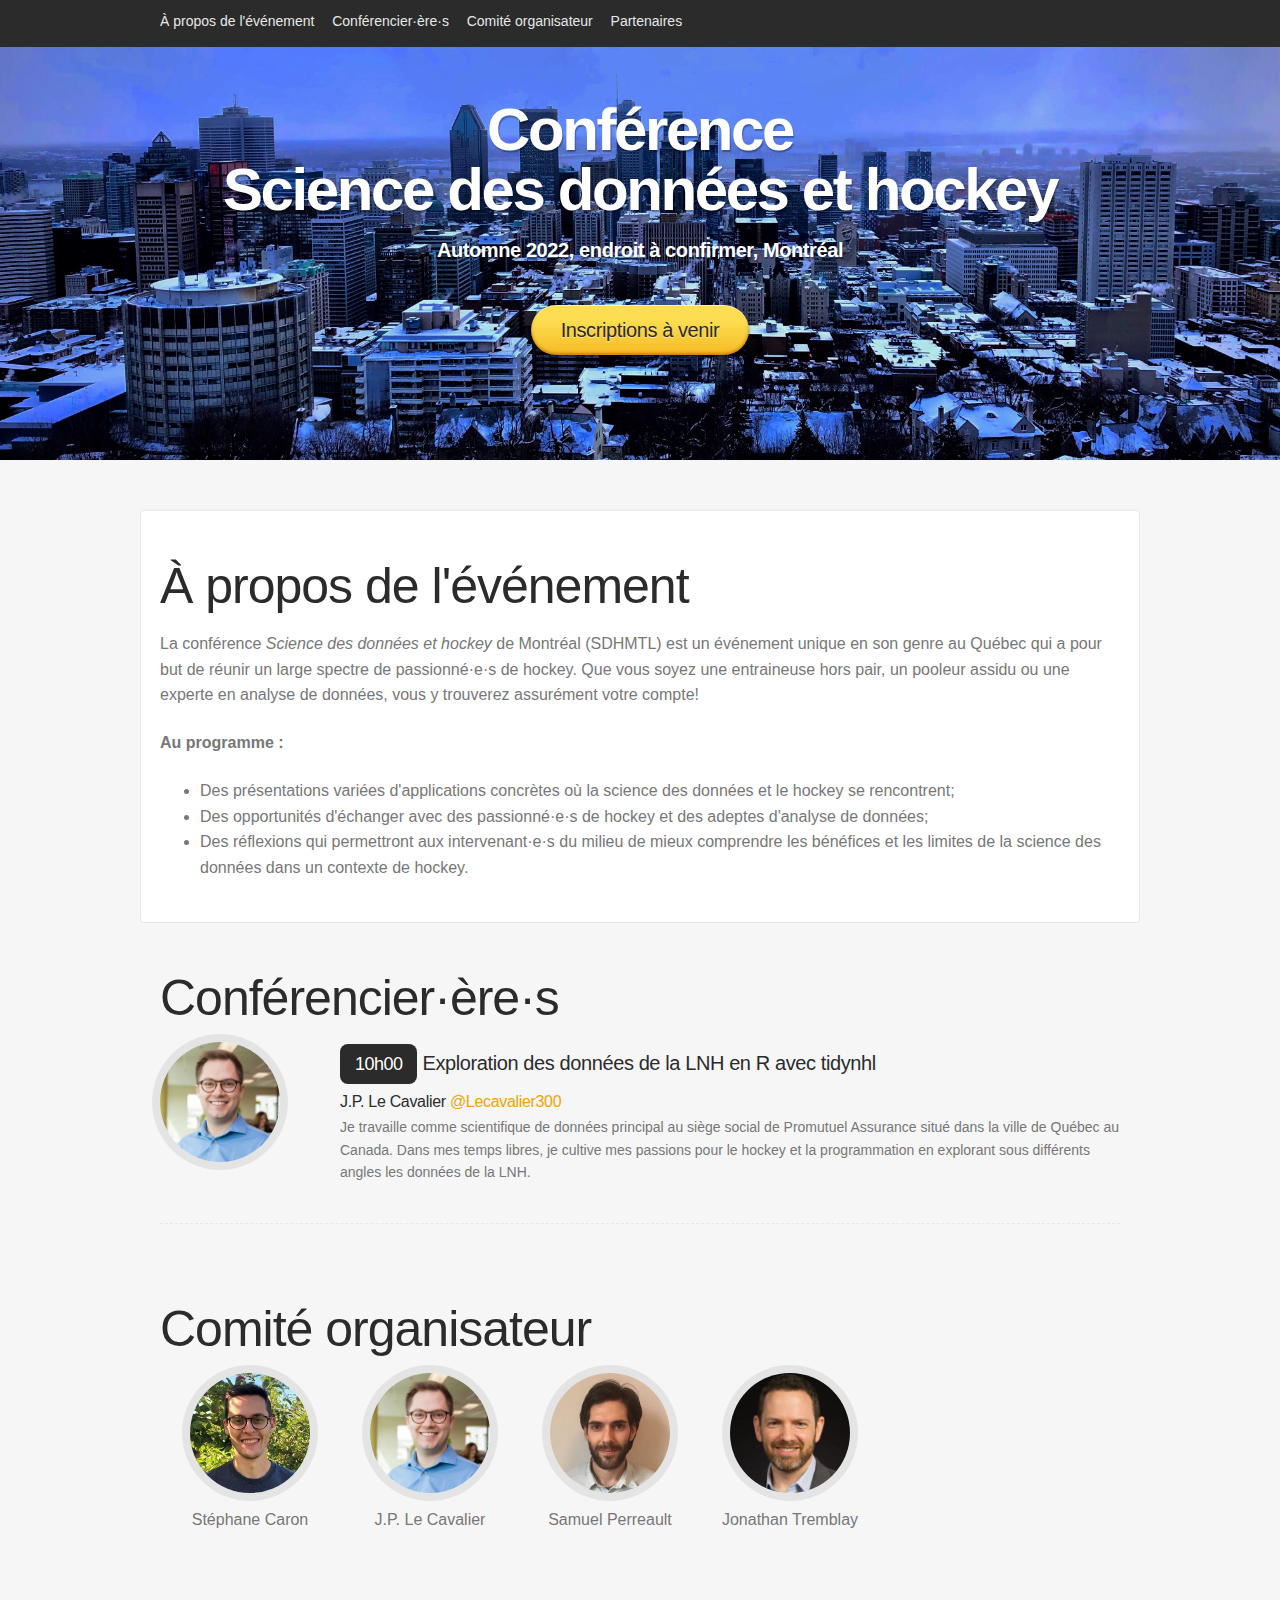
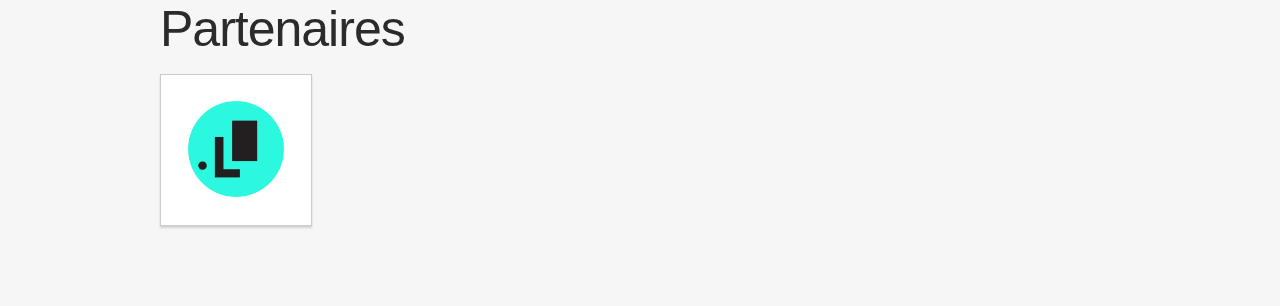
<file: index.html>
<!doctype html>
<html itemscope itemtype="http://schema.org/Event">
<head>
  <title itemprop="name">Conférence</title>

  <meta charset="utf-8">
  <meta name="author" content="Conférence" />
  <meta name="description" content="">
  <meta name="viewport" content="width=device-width">
  <meta http-equiv="X-UA-Compatible" content="IE=edge,chrome=1">

  <meta name="generator" content="Hugo 0.78.2" />
  <meta property="og:title" content="Conference name" />
<meta property="og:description" content="" />
<meta property="og:type" content="website" />
<meta property="og:url" content="https://dot-layer.github.io/sdhmtl/" />
<meta property="og:image" content="https://dot-layer.github.io/img/badge.jpg"/>


  <meta name="twitter:card" content="summary_large_image"/>
<meta name="twitter:image" content="https://dot-layer.github.io/img/badge.jpg"/>

<meta name="twitter:title" content="Conference name"/>
<meta name="twitter:description" content=""/>


  <link rel="shortcut icon" href="https://dot-layer.github.io/sdhmtl/img/favicon.ico" type="image/x-icon">
  <link rel="apple-touch-icon" href="https://dot-layer.github.io/sdhmtl/img/apple-touch-icon.png">

  <link rel="stylesheet" type="text/css" href="https://dot-layer.github.io/sdhmtl/css/main.css">
  <link rel="stylesheet" type="text/css" href="https://dot-layer.github.io/sdhmtl/css/custom.css">

</head>
<body>
  <div class="global">

    <nav id="nav">
  <ul class="wrapper">
    
      <li class="nav-item">
        <a href="#about" target="_blank" title="À propos de l&#39;événement" class="nav-link">
          À propos de l&#39;événement
        </a>
      </li>
    
      <li class="nav-item">
        <a href="#speakers" target="_blank" title="Conférencier·ère·s" class="nav-link">
          Conférencier·ère·s
        </a>
      </li>
    
      <li class="nav-item">
        <a href="#organizers" target="_blank" title="Comité organisateur" class="nav-link">
          Comité organisateur
        </a>
      </li>
    
      <li class="nav-item">
        <a href="#partners" target="_blank" title="Partenaires" class="nav-link">
          Partenaires
        </a>
      </li>
    
  </ul>
</nav>

<hr>

    

<header class="header">
  <div class="wrapper">
    <h1 class="logo-name">
      <a class="logo-link" href="#" title="Conférence" itemprop="name">Conférence</a>
    </h1>
    <h1 class="logo-name">
      <a class="logo-link" href="#" title="Science des données et hockey" itemprop="name">Science des données et hockey</a>
    </h1>
    <h2 class="tagline">Automne 2022, endroit à confirmer, Montréal</h2>

    <div class="call-action-area">
      

      
        <a href="#" class="call-action-link" title="Inscriptions à venir">Inscriptions à venir</a>
      
    </div>
  </div>
</header>

<hr>


    <div class="content" id="content">
      <div class="wrapper">
        
          <section class="about" id="about">
            <h2 class="section-title">À propos de l&#39;événement</h2>

<p itemprop="description">
  La conférence <em> Science des données et hockey </em> de Montréal (SDHMTL) est un événement unique en
  son genre au Québec qui a pour but de réunir un large spectre de passionné·e·s de hockey.
  
  Que vous soyez une entraineuse hors pair, un pooleur assidu ou une experte en analyse de données, vous y trouverez assurément votre compte!
</p>

<p itemprop="description">
  <b>Au programme :</b>
  <ul class="block">
    <li>Des présentations variées d'applications concrètes où la science des données et le
        hockey se rencontrent;</li>
    <li>Des opportunités d'échanger avec des passionné·e·s de hockey et des adeptes d'analyse de données;</li>
    <li>Des réflexions qui permettront aux intervenant·e·s du milieu de mieux comprendre les
        bénéfices et les limites de la science des données dans un contexte de hockey.
    </li>
  </ul>
</p>

          </section>
        
          <section class="speakers" id="speakers">
            <h2 class="section-title">Conférencier·ère·s</h2>

<ul class="speakers-list">

  <li class="speakers-item" itemprop="performer" itemscope itemtype="http://schema.org/Person">
    
      <span class="speaker-photo">
        <img class="photo" src="https://dot-layer.github.io/sdhmtl/img/jplecavalier.jpeg" alt="J.P. Le Cavalier" itemprop="image">
      </span>
    

    <h3 class="speech-title">
      
      <span class="speech-time">10h00</span>
      
      <span>Exploration des données de la LNH en R avec tidynhl</span>
    </h3>

    <h3 class="speakers-name">J.P. Le Cavalier
      
      <a href="http://twitter.com/Lecavalier300" target="_blank" title="@Lecavalier300"> @Lecavalier300 </a>
      
    </h3>
    <p class="speakers-bio">Je travaille comme scientifique de données principal au siège social de Promutuel Assurance situé dans la ville de Québec au Canada. Dans mes temps libres, je cultive mes passions pour le hockey et la programmation en explorant sous différents angles les données de la LNH.
</p>
  </li>

</ul>

          </section>
        
          <section class="organizers" id="organizers">
            <h2 class="section-title">Comité organisateur</h2>

<ul class="organizers-list">

  <li class="organizer-item" itemscope itemtype="http://schema.org/Person">
    
      <span class="organizer-photo">
        <img class="photo" src="https://dot-layer.github.io/sdhmtl/img/stecaron.jpeg" alt="Stéphane Caron" itemprop="image">
      </span>
      
      <span class="organizer-name">
        Stéphane Caron
      </span>
    
  </li>

  <li class="organizer-item" itemscope itemtype="http://schema.org/Person">
    
      <span class="organizer-photo">
        <img class="photo" src="https://dot-layer.github.io/sdhmtl/img/jplecavalier.jpeg" alt="J.P. Le Cavalier" itemprop="image">
      </span>
      
      <span class="organizer-name">
        J.P. Le Cavalier
      </span>
    
  </li>

  <li class="organizer-item" itemscope itemtype="http://schema.org/Person">
    
      <span class="organizer-photo">
        <img class="photo" src="https://dot-layer.github.io/sdhmtl/img/samperochkin.jpg" alt="Samuel Perreault" itemprop="image">
      </span>
      
      <span class="organizer-name">
        Samuel Perreault
      </span>
    
  </li>

  <li class="organizer-item" itemscope itemtype="http://schema.org/Person">
    
      <span class="organizer-photo">
        <img class="photo" src="https://dot-layer.github.io/sdhmtl/img/jonathantremblay.jpg" alt="Jonathan Tremblay" itemprop="image">
      </span>
      
      <span class="organizer-name">
        Jonathan Tremblay
      </span>
    
  </li>

</ul>

          </section>
        
          <section class="partners" id="partners">
            <h2 class="section-title">Partenaires</h2>

<ul class="partners-list">

  <li class="partner-item" itemscope itemtype="http://schema.org/Organization">
    <a href="https://www.dotlayer.org" class="partner-logo partner-link" itemprop="url" target="_blank">
      <img src="https://dot-layer.github.io/sdhmtl/img/dotlayer.png" alt=".Layer" class="photo" itemprop="image">
    </a>
  </li>

</ul>

          </section>
        

        <footer class="footer">
          
        </footer>
      </div>
    </div>
  </div>

  <script src="https://ajax.googleapis.com/ajax/libs/jquery/1.11.0/jquery.min.js"></script>
  <script>window.jQuery || document.write('<script src="https://dot-layer.github.io/sdhmtl/js/jquery.js"><\/script>')</script>
  <script src="https://dot-layer.github.io/sdhmtl/js/main.js"></script>
  
</body>
</html>
</file>
